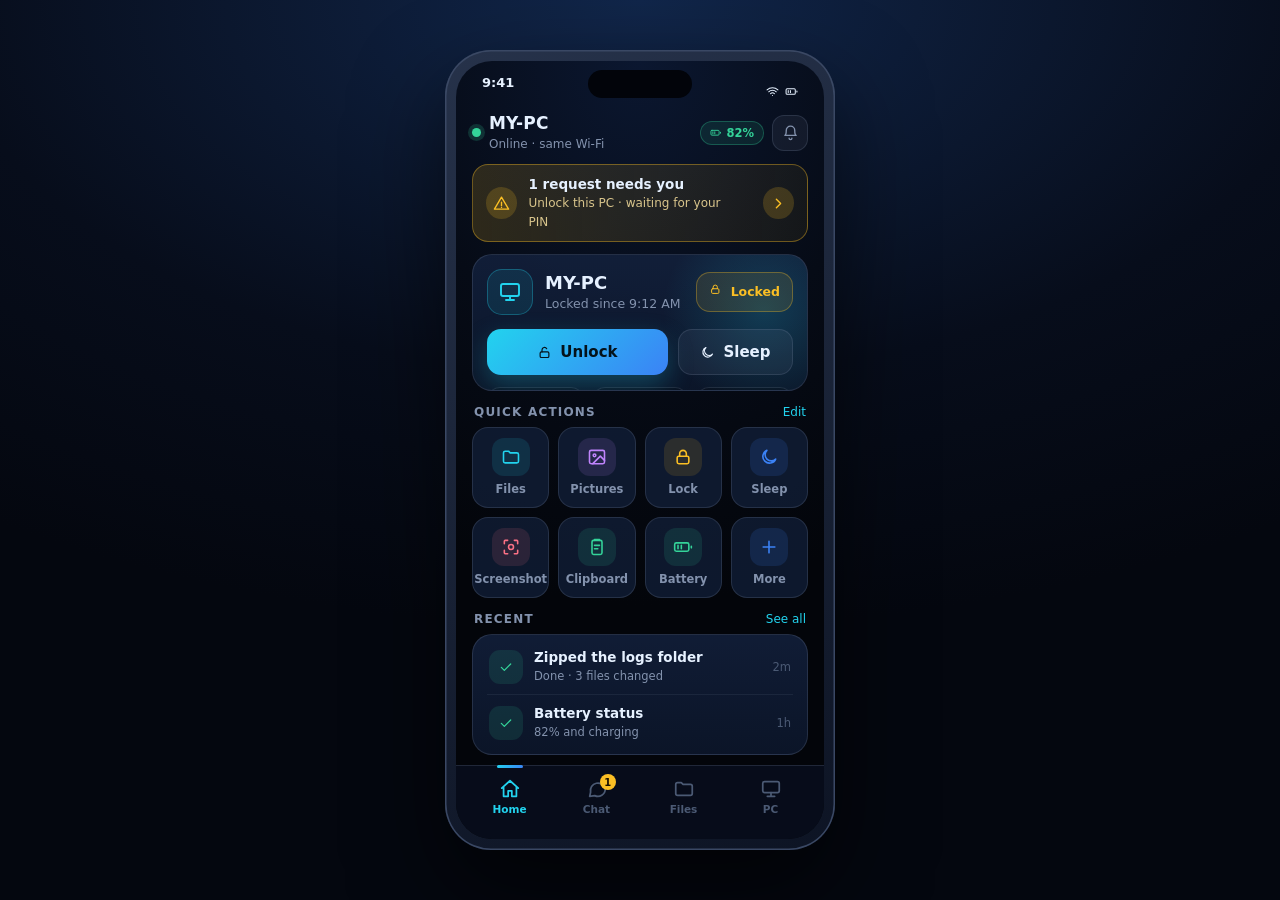
<file: docs/ui-mockups/mock.html>
<!doctype html>
<html lang="en">
<head>
<meta charset="utf-8">
<title>AccessFromPhone: design mock-ups</title>
<meta name="viewport" content="width=device-width, initial-scale=1">
<style>
  :root {
    --bg: #060b16; --bg2: #0b1730; --surface: #0f1a30; --surface2: #13213d; --field: #0a1428;
    --text: #e6f1ff; --muted: #8392ad; --faint: #4b5a74; --line: rgba(124,138,165,.22);
    --a1: #22d3ee; --a2: #3b82f6; --ok: #34d399; --warn: #fbbf24; --bad: #f87171;
    --grad: linear-gradient(135deg, var(--a1), var(--a2));
    --font: ui-sans-serif, system-ui, -apple-system, "Segoe UI", Roboto, sans-serif;
  }
  * { box-sizing: border-box; margin: 0; }
  body { font-family: var(--font); color: var(--text); background: radial-gradient(90% 70% at 50% 0%, #11264a 0%, #070d1b 60%, #04070f 100%); min-height: 100vh; display: grid; place-items: center; padding: 28px; }
  svg { width: 1em; height: 1em; fill: none; stroke: currentColor; stroke-width: 1.9; stroke-linecap: round; stroke-linejoin: round; flex: none; }
  .ic { display: inline-grid; place-items: center; }

  /* ---------- the phone ---------- */
  .phone { width: 390px; height: 800px; border-radius: 46px; padding: 11px; background: linear-gradient(160deg, #26324a, #0d1424); box-shadow: 0 40px 90px rgba(0,0,0,.6), inset 0 0 0 1.5px #3a4864; }
  .screen { position: relative; height: 100%; border-radius: 36px; overflow: hidden; background: radial-gradient(120% 70% at 50% 0%, var(--bg2) 0%, var(--bg) 55%, #03050a 100%); display: flex; flex-direction: column; }
  .notch { position: absolute; top: 9px; left: 50%; translate: -50% 0; width: 104px; height: 28px; border-radius: 20px; background: #02040a; z-index: 5; }
  .statusbar { height: 46px; padding: 14px 26px 0; display: flex; justify-content: space-between; font-size: 13px; font-weight: 700; flex: none; }
  .statusbar span:last-child { display: flex; gap: 6px; align-items: center; }
  .scroll { flex: 1; min-height: 0; overflow: hidden; padding: 6px 16px 10px; display: flex; flex-direction: column; gap: 12px; }

  .strip { display: flex; align-items: center; gap: 8px; }
  .dot { width: 9px; height: 9px; border-radius: 50%; background: var(--ok); box-shadow: 0 0 0 4px rgba(52,211,153,.18); }
  .strip b { font-size: 17px; letter-spacing: .01em; }
  .strip small { color: var(--muted); font-size: 12px; }
  .grow { flex: 1; }
  .chip { display: inline-flex; align-items: center; gap: 5px; padding: 4px 9px; border-radius: 999px; font-size: 11.5px; font-weight: 600; background: rgba(124,138,165,.12); border: 1px solid var(--line); color: var(--muted); }
  .chip.ok { color: var(--ok); background: rgba(52,211,153,.1); border-color: rgba(52,211,153,.3); }
  .chip.warn { color: var(--warn); background: rgba(251,191,36,.1); border-color: rgba(251,191,36,.32); }
  .chip.bad { color: var(--bad); background: rgba(248,113,113,.1); border-color: rgba(248,113,113,.3); }
  .iconbtn { width: 36px; height: 36px; border-radius: 12px; display: grid; place-items: center; background: rgba(124,138,165,.1); border: 1px solid var(--line); color: var(--muted); font-size: 17px; }

  .banner { display: flex; align-items: center; gap: 11px; padding: 11px 13px; border-radius: 16px; background: linear-gradient(90deg, rgba(251,191,36,.16), rgba(251,191,36,.06)); border: 1px solid rgba(251,191,36,.38); }
  .banner .ic { width: 32px; height: 32px; border-radius: 50%; background: rgba(251,191,36,.18); color: var(--warn); font-size: 17px; }
  .banner b { display: block; font-size: 13.5px; } .banner span { font-size: 12px; color: #d9c58c; }

  .card { border-radius: 20px; padding: 14px; background: linear-gradient(180deg, rgba(19,33,61,.86), rgba(13,24,45,.86)); border: 1px solid var(--line); }
  .pc { position: relative; overflow: hidden; }
  .pc::before { content: ""; position: absolute; inset: -40% -20% auto auto; width: 220px; height: 220px; background: radial-gradient(circle, rgba(34,211,238,.18), transparent 65%); }
  .pc-top { display: flex; align-items: center; gap: 12px; position: relative; }
  .pcicon { width: 46px; height: 46px; border-radius: 15px; display: grid; place-items: center; font-size: 24px; color: var(--a1); background: rgba(34,211,238,.1); border: 1px solid rgba(34,211,238,.3); }
  .pc-top b { font-size: 18px; display: block; } .pc-top small { color: var(--muted); font-size: 12.5px; }
  .btns { display: flex; gap: 10px; margin-top: 14px; position: relative; }
  .btn { flex: 1; height: 46px; border-radius: 14px; display: flex; align-items: center; justify-content: center; gap: 8px; font-weight: 700; font-size: 15px; border: 1px solid var(--line); background: rgba(124,138,165,.1); color: var(--text); }
  .btn.primary { flex: 1.6; background: var(--grad); color: #04121a; border: 0; box-shadow: 0 10px 26px rgba(34,211,238,.25); }
  .btn.ghost { background: transparent; }
  .tiles { display: grid; grid-template-columns: repeat(3, 1fr); gap: 8px; margin-top: 12px; }
  .tile { border-radius: 13px; padding: 8px 10px; background: rgba(6,12,24,.5); border: 1px solid var(--line); }
  .tile small { color: var(--muted); font-size: 10.5px; display: block; } .tile b { font-size: 14px; }
  .bar { height: 4px; border-radius: 4px; background: rgba(124,138,165,.2); margin-top: 6px; overflow: hidden; } .bar i { display: block; height: 100%; background: var(--grad); }

  .sect { display: flex; justify-content: space-between; align-items: baseline; margin: 2px 2px -4px; }
  .sect b { font-size: 12px; letter-spacing: .1em; text-transform: uppercase; color: var(--muted); } .sect a { font-size: 12px; color: var(--a1); }
  .grid { display: grid; grid-template-columns: repeat(4, 1fr); gap: 9px; }
  .qa { aspect-ratio: 1 / 1.05; border-radius: 16px; display: grid; place-items: center; align-content: center; gap: 6px; background: rgba(19,33,61,.7); border: 1px solid var(--line); font-size: 11.5px; color: var(--muted); font-weight: 600; }
  .qa .ic { width: 38px; height: 38px; border-radius: 12px; font-size: 20px; }
  .qa.c1 .ic { color: var(--a1); background: rgba(34,211,238,.12); } .qa.c2 .ic { color: #c084fc; background: rgba(192,132,252,.13); }
  .qa.c3 .ic { color: var(--warn); background: rgba(251,191,36,.12); } .qa.c4 .ic { color: var(--ok); background: rgba(52,211,153,.12); }
  .qa.c5 .ic { color: #fb7185; background: rgba(251,113,133,.12); } .qa.c6 .ic { color: var(--a2); background: rgba(59,130,246,.14); }

  .row { display: flex; align-items: center; gap: 11px; padding: 10px 2px; border-bottom: 1px solid rgba(124,138,165,.12); }
  .row:last-child { border: 0; }
  .row .ic { width: 34px; height: 34px; border-radius: 11px; background: rgba(52,211,153,.12); color: var(--ok); font-size: 16px; }
  .row b { font-size: 13.5px; display: block; font-weight: 600; } .row small { color: var(--muted); font-size: 11.5px; }
  .row time { color: var(--faint); font-size: 11.5px; }

  .tabs { flex: none; display: grid; grid-template-columns: repeat(4, 1fr); padding: 8px 10px 20px; background: rgba(8,14,28,.92); border-top: 1px solid var(--line); }
  .tab { display: grid; justify-items: center; gap: 3px; font-size: 10.5px; font-weight: 600; color: var(--faint); padding: 4px 0; position: relative; }
  .tab .ic { font-size: 22px; } .tab.on { color: var(--a1); }
  .tab.on::before { content: ""; position: absolute; top: -9px; width: 26px; height: 3px; border-radius: 3px; background: var(--grad); }
  .tab em { position: absolute; top: 0; right: 28%; min-width: 16px; height: 16px; padding: 0 4px; border-radius: 9px; background: var(--warn); color: #1a1202; font-size: 10px; font-style: normal; display: grid; place-items: center; }

  /* checklist */
  .check { display: flex; align-items: center; gap: 12px; padding: 9px 0; }
  .check .mark { width: 26px; height: 26px; border-radius: 50%; display: grid; place-items: center; font-size: 14px; border: 1.5px solid var(--faint); color: transparent; }
  .check.done .mark { background: var(--ok); border-color: var(--ok); color: #04170f; }
  .check.next .mark { border-color: var(--a1); color: var(--a1); background: rgba(34,211,238,.1); }
  .check b { font-size: 14px; display: block; } .check small { color: var(--muted); font-size: 12px; }
  .check.done b { color: var(--muted); text-decoration: line-through; text-decoration-color: rgba(131,147,173,.5); }
  .progress { height: 6px; border-radius: 6px; background: rgba(124,138,165,.2); margin: 10px 0 4px; overflow: hidden; } .progress i { display: block; height: 100%; width: 50%; background: var(--grad); border-radius: 6px; }

  /* chat */
  .head { display: flex; align-items: center; gap: 10px; padding: 4px 16px 8px; flex: none; }
  .orb { width: 34px; height: 34px; border-radius: 50%; border: 3px solid var(--a1); border-right-color: transparent; position: relative; } .orb::after { content: ""; position: absolute; inset: 7px; border-radius: 50%; background: var(--grad); }
  .head b { font-size: 16px; }
  .me { align-self: flex-end; max-width: 78%; padding: 9px 14px; border-radius: 18px 18px 6px 18px; background: rgba(34,211,238,.1); border: 1px solid rgba(34,211,238,.34); font-size: 15px; }
  .me small { display: block; color: var(--muted); font-size: 10.5px; margin-top: 2px; text-align: right; }
  .bot { display: flex; gap: 10px; } .bot .av { width: 28px; height: 28px; border-radius: 50%; border: 2.5px solid var(--a1); border-right-color: transparent; flex: none; margin-top: 2px; }
  .bot .body { flex: 1; min-width: 0; display: grid; gap: 7px; } .bot .who { display: flex; gap: 8px; align-items: center; font-size: 13px; font-weight: 700; }
  .reply { border-left: 3px solid rgba(34,211,238,.35); padding: 2px 0 2px 11px; font-size: 14.5px; line-height: 1.45; }
  .plan { border-radius: 16px; padding: 12px; border: 1px solid rgba(34,211,238,.28); background: rgba(13,24,45,.7); font-size: 13px; }
  .plan .t { display: flex; gap: 8px; align-items: center; font-weight: 700; font-size: 13.5px; margin-bottom: 6px; }
  .chips { display: flex; gap: 8px; overflow: hidden; padding: 2px 16px 8px; flex: none; }
  .sugg { white-space: nowrap; padding: 8px 13px; border-radius: 999px; font-size: 13px; font-weight: 600; background: rgba(19,33,61,.9); border: 1px solid rgba(34,211,238,.28); color: var(--a1); display: inline-flex; gap: 6px; align-items: center; }
  .composer { margin: 0 14px 10px; border-radius: 26px; padding: 6px 6px 6px 8px; display: flex; align-items: center; gap: 8px; background: rgba(10,20,40,.9); border: 1px solid rgba(34,211,238,.32); flex: none; }
  .composer .round { width: 40px; height: 40px; border-radius: 50%; display: grid; place-items: center; font-size: 19px; background: rgba(34,211,238,.1); color: var(--a1); } .composer .round.send { background: var(--grad); color: #04121a; }
  .composer span.ph { flex: 1; color: var(--faint); font-size: 15px; }

  /* sheet */
  .dim { position: absolute; inset: 0; background: rgba(2,5,10,.62); backdrop-filter: blur(2px); z-index: 3; }
  .sheet { position: absolute; left: 0; right: 0; bottom: 0; z-index: 4; border-radius: 28px 28px 0 0; padding: 10px 18px 26px; background: linear-gradient(180deg, #14233f, #0c172c); border-top: 1px solid rgba(34,211,238,.3); box-shadow: 0 -20px 50px rgba(0,0,0,.5); }
  .grab { width: 44px; height: 5px; border-radius: 5px; background: rgba(124,138,165,.4); margin: 0 auto 14px; }
  .sheet h3 { font-size: 20px; display: flex; gap: 10px; align-items: center; } .sheet h3 .ic { width: 38px; height: 38px; border-radius: 12px; color: var(--warn); background: rgba(251,191,36,.14); font-size: 20px; }
  .sheet p.lead { color: var(--muted); font-size: 13.5px; margin: 8px 0 12px; line-height: 1.45; }
  .warn { display: flex; gap: 9px; align-items: flex-start; padding: 10px 12px; border-radius: 14px; font-size: 12.5px; color: #e9d596; background: rgba(251,191,36,.09); border: 1px solid rgba(251,191,36,.3); line-height: 1.4; }
  .pin { display: flex; justify-content: center; gap: 10px; margin: 16px 0 6px; }
  .pin i { width: 40px; height: 48px; border-radius: 13px; background: var(--field); border: 1px solid var(--line); display: grid; place-items: center; font-style: normal; font-size: 22px; color: var(--text); }
  .pin i.on { border-color: var(--a1); box-shadow: 0 0 0 3px rgba(34,211,238,.16); }
  .pinhint { text-align: center; color: var(--muted); font-size: 12px; margin-bottom: 14px; }
  .sheet .btns { margin-top: 0; }

  /* ---------- the desktop window ---------- */
  .win { width: 1240px; height: 780px; border-radius: 14px; overflow: hidden; background: var(--bg); box-shadow: 0 40px 100px rgba(0,0,0,.65), 0 0 0 1px #2a3652; display: flex; flex-direction: column; }
  .title { height: 38px; flex: none; display: flex; align-items: center; gap: 8px; padding: 0 14px; background: #0a1224; border-bottom: 1px solid var(--line); font-size: 12.5px; color: var(--muted); }
  .title i { width: 12px; height: 12px; border-radius: 50%; } .title .grow { text-align: center; }
  .deskbody { flex: 1; min-height: 0; display: grid; grid-template-columns: 232px 1fr; background: radial-gradient(100% 60% at 60% 0%, var(--bg2) 0%, var(--bg) 60%); }
  .rail { padding: 18px 12px; border-right: 1px solid var(--line); background: rgba(6,11,22,.7); display: flex; flex-direction: column; gap: 4px; }
  .brand { display: flex; gap: 10px; align-items: center; padding: 4px 8px 16px; font-weight: 800; letter-spacing: .2em; font-size: 14px; background: none; }
  .brand b { background: var(--grad); -webkit-background-clip: text; background-clip: text; color: transparent; }
  .nav { display: flex; align-items: center; gap: 12px; padding: 10px 12px; border-radius: 12px; font-size: 14px; font-weight: 600; color: var(--muted); }
  .nav .ic { font-size: 18px; } .nav.on { color: var(--text); background: rgba(34,211,238,.1); box-shadow: inset 3px 0 0 var(--a1); } .nav em { margin-left: auto; font-style: normal; font-size: 11px; padding: 2px 7px; border-radius: 9px; background: var(--warn); color: #1a1202; }
  .rail .me2 { margin-top: auto; display: flex; gap: 10px; align-items: center; padding: 10px; border-radius: 14px; background: rgba(19,33,61,.6); border: 1px solid var(--line); font-size: 13px; }
  .rail .me2 .av { width: 32px; height: 32px; border-radius: 50%; background: var(--grad); display: grid; place-items: center; color: #04121a; font-weight: 800; }
  .main { padding: 22px 26px; overflow: hidden; display: grid; gap: 16px; align-content: start; }
  .hello { display: flex; align-items: center; gap: 14px; } .hello h1 { font-size: 24px; } .hello p { color: var(--muted); font-size: 13.5px; margin-top: 2px; }
  .cols { display: grid; grid-template-columns: 1.15fr 1fr 300px; gap: 16px; align-items: start; }
  .stack { display: grid; gap: 16px; }
  .card h2 { font-size: 15px; display: flex; align-items: center; gap: 9px; margin-bottom: 10px; } .card h2 .ic { color: var(--a1); font-size: 17px; } .card h2 .chip { margin-left: auto; }
  .dev { display: flex; align-items: center; gap: 11px; padding: 10px; border-radius: 14px; background: rgba(6,12,24,.45); border: 1px solid var(--line); margin-top: 8px; }
  .dev .ic { width: 38px; height: 38px; border-radius: 12px; background: rgba(34,211,238,.1); color: var(--a1); font-size: 19px; } .dev b { font-size: 14px; display: block; } .dev small { color: var(--muted); font-size: 12px; }
  .meta { color: var(--muted); font-size: 13px; line-height: 1.5; }
  .qr { width: 188px; height: 188px; margin: 6px auto 10px; border-radius: 16px; background: #fff; padding: 12px; display: grid; grid-template-columns: repeat(21, 1fr); gap: 0; }
  .qr i { background: #0b1220; } .qr i.w { background: #fff; }
  .code { text-align: center; font-family: ui-monospace, Consolas, monospace; font-size: 22px; letter-spacing: .2em; font-weight: 700; color: var(--a1); }
  .wide { grid-column: 1 / -1; }
  .stat { display: flex; gap: 12px; } .stat .tile { flex: 1; }
</style>
</head>
<body>
<svg width="0" height="0" style="position:absolute" aria-hidden="true">
  <defs>
    <symbol id="home" viewBox="0 0 24 24"><path d="M3 11 12 3l9 8M5 10v10h5v-6h4v6h5V10"/></symbol>
    <symbol id="chat" viewBox="0 0 24 24"><path d="M21 12a8 8 0 0 1-11.5 7.2L4 20l1-4.5A8 8 0 1 1 21 12z"/></symbol>
    <symbol id="folder" viewBox="0 0 24 24"><path d="M3 7a2 2 0 0 1 2-2h4l2 2h8a2 2 0 0 1 2 2v8a2 2 0 0 1-2 2H5a2 2 0 0 1-2-2z"/></symbol>
    <symbol id="pc" viewBox="0 0 24 24"><rect x="3" y="4" width="18" height="12" rx="2"/><path d="M8 20h8M12 16v4"/></symbol>
    <symbol id="lock" viewBox="0 0 24 24"><rect x="5" y="11" width="14" height="9" rx="2"/><path d="M8 11V8a4 4 0 0 1 8 0v3"/></symbol>
    <symbol id="unlock" viewBox="0 0 24 24"><rect x="5" y="11" width="14" height="9" rx="2"/><path d="M8 11V8a4 4 0 0 1 7.5-2"/></symbol>
    <symbol id="image" viewBox="0 0 24 24"><rect x="3" y="4" width="18" height="16" rx="2"/><circle cx="9" cy="10" r="1.6"/><path d="m21 16-5-5-9 9"/></symbol>
    <symbol id="power" viewBox="0 0 24 24"><path d="M12 3v9M6.3 6.7a8 8 0 1 0 11.4 0"/></symbol>
    <symbol id="moon" viewBox="0 0 24 24"><path d="M20 14.5A8 8 0 1 1 9.5 4a6.5 6.5 0 0 0 10.5 10.5z"/></symbol>
    <symbol id="battery" viewBox="0 0 24 24"><rect x="2" y="7" width="17" height="10" rx="2"/><path d="M22 11v2M6 10v4M10 10v4"/></symbol>
    <symbol id="wifi" viewBox="0 0 24 24"><path d="M2 9a15 15 0 0 1 20 0M5 12.5a10 10 0 0 1 14 0M8.5 16a5 5 0 0 1 7 0M12 19.5h.01"/></symbol>
    <symbol id="bell" viewBox="0 0 24 24"><path d="M6 9a6 6 0 0 1 12 0c0 6 2 7 2 7H4s2-1 2-7M10 20a2 2 0 0 0 4 0"/></symbol>
    <symbol id="check" viewBox="0 0 24 24"><path d="m5 12.5 4.5 4.5L19 7.5"/></symbol>
    <symbol id="alert" viewBox="0 0 24 24"><path d="M12 3 2 20h20zM12 10v5M12 17.5h.01"/></symbol>
    <symbol id="mic" viewBox="0 0 24 24"><rect x="9" y="3" width="6" height="12" rx="3"/><path d="M5 11a7 7 0 0 0 14 0M12 18v3"/></symbol>
    <symbol id="send" viewBox="0 0 24 24"><path d="M12 19V5M6 11l6-6 6 6"/></symbol>
    <symbol id="gear" viewBox="0 0 24 24"><circle cx="12" cy="12" r="3"/><path d="M19 12a7 7 0 0 0-.1-1.3l2-1.5-2-3.4-2.3 1a7 7 0 0 0-2.2-1.3L14 3h-4l-.4 2.5a7 7 0 0 0-2.2 1.3l-2.3-1-2 3.4 2 1.5A7 7 0 0 0 5 12c0 .4 0 .9.1 1.3l-2 1.5 2 3.4 2.3-1a7 7 0 0 0 2.2 1.3L10 21h4l.4-2.5a7 7 0 0 0 2.2-1.3l2.3 1 2-3.4-2-1.5c.1-.4.1-.9.1-1.3z"/></symbol>
    <symbol id="phone" viewBox="0 0 24 24"><rect x="7" y="2" width="10" height="20" rx="2.5"/><path d="M11 18.5h2"/></symbol>
    <symbol id="activity" viewBox="0 0 24 24"><path d="M3 12h4l3-8 4 16 3-8h4"/></symbol>
    <symbol id="shot" viewBox="0 0 24 24"><path d="M4 8V5a1 1 0 0 1 1-1h3M16 4h3a1 1 0 0 1 1 1v3M20 16v3a1 1 0 0 1-1 1h-3M8 20H5a1 1 0 0 1-1-1v-3"/><circle cx="12" cy="12" r="3"/></symbol>
    <symbol id="clip" viewBox="0 0 24 24"><rect x="6" y="4" width="12" height="17" rx="2"/><path d="M9 4V3h6v1M9 10h6M9 14h4"/></symbol>
    <symbol id="grid" viewBox="0 0 24 24"><rect x="3" y="3" width="7" height="7" rx="1.5"/><rect x="14" y="3" width="7" height="7" rx="1.5"/><rect x="3" y="14" width="7" height="7" rx="1.5"/><rect x="14" y="14" width="7" height="7" rx="1.5"/></symbol>
    <symbol id="shield" viewBox="0 0 24 24"><path d="M12 3 4 6v6c0 5 3.4 8 8 9 4.6-1 8-4 8-9V6z"/><path d="m9 12 2 2 4-4"/></symbol>
    <symbol id="globe" viewBox="0 0 24 24"><circle cx="12" cy="12" r="9"/><path d="M3 12h18M12 3a14 14 0 0 1 0 18M12 3a14 14 0 0 0 0 18"/></symbol>
    <symbol id="plus" viewBox="0 0 24 24"><path d="M12 5v14M5 12h14"/></symbol>
    <symbol id="chev" viewBox="0 0 24 24"><path d="m9 6 6 6-6 6"/></symbol>
  </defs>
</svg>
<div id="stage"></div>
<script>
  const I = (n, extra = "") => `<span class="ic ${extra}"><svg viewBox="0 0 24 24"><use href="#${n}"/></svg></span>`;
  const status = `<div class="statusbar"><span>9:41</span><span>${I("wifi")}${I("battery")}</span></div><div class="notch"></div>`;
  const tabs = (on, badge) => `<nav class="tabs">${[["home", "Home"], ["chat", "Chat"], ["folder", "Files"], ["pc", "PC"]]
    .map(([n, l]) => `<div class="tab ${on === l ? "on" : ""}">${I(n)}<span>${l}</span>${l === "Chat" && badge ? `<em>${badge}</em>` : ""}</div>`).join("")}</nav>`;
  const phone = (inner) => `<div class="phone"><div class="screen">${status}${inner}</div></div>`;
  const strip = `<div class="strip"><span class="dot"></span><div><b>MY-PC</b><br><small>Online · same Wi-Fi</small></div><div class="grow"></div>
      <span class="chip ok">${I("battery")} 82%</span><div class="iconbtn">${I("bell")}</div></div>`;

  const screens = {
    home: () => phone(`<div class="scroll">${strip}
      <div class="banner">${I("alert")}<div><b>1 request needs you</b><span>Unlock this PC · waiting for your PIN</span></div><div class="grow"></div>${I("chev")}</div>
      <div class="card pc"><div class="pc-top"><div class="pcicon">${I("pc")}</div><div class="grow"><b>MY-PC</b><small>Locked since 9:12 AM</small></div><span class="chip warn">${I("lock")} Locked</span></div>
        <div class="btns"><div class="btn primary">${I("unlock")} Unlock</div><div class="btn">${I("moon")} Sleep</div></div>
        <div class="tiles"><div class="tile"><small>CPU</small><b>24%</b><div class="bar"><i style="width:24%"></i></div></div>
          <div class="tile"><small>Memory</small><b>61%</b><div class="bar"><i style="width:61%"></i></div></div>
          <div class="tile"><small>Disk free</small><b>112 GB</b><div class="bar"><i style="width:38%"></i></div></div></div></div>
      <div class="sect"><b>Quick actions</b><a>Edit</a></div>
      <div class="grid">${[["folder", "Files", 1], ["image", "Pictures", 2], ["lock", "Lock", 3], ["moon", "Sleep", 6], ["shot", "Screenshot", 5], ["clip", "Clipboard", 4], ["battery", "Battery", 4], ["plus", "More", 6]]
        .map(([n, l, c]) => `<div class="qa c${c}">${I(n)}<span>${l}</span></div>`).join("")}</div>
      <div class="sect"><b>Recent</b><a>See all</a></div>
      <div class="card" style="padding:4px 14px"><div class="row">${I("check")}<div class="grow"><b>Zipped the logs folder</b><small>Done · 3 files changed</small></div><time>2m</time></div>
        <div class="row">${I("check")}<div class="grow"><b>Battery status</b><small>82% and charging</small></div><time>1h</time></div></div>
    </div>${tabs("Home", 1)}`),

    first: () => phone(`<div class="scroll">${strip}
      <div class="card"><div style="display:flex;align-items:center;gap:10px"><b style="font-size:17px">Get set up</b><div class="grow"></div><span class="chip ok">2 of 4 done</span></div>
        <div class="progress"><i></i></div>
        <div class="check done"><span class="mark">${I("check")}</span><div><b>Connect your phone</b><small>Paired as Afza’s phone</small></div></div>
        <div class="check done"><span class="mark">${I("check")}</span><div><b>Allow a folder</b><small>Documents · read only</small></div></div>
        <div class="check next"><span class="mark">${I("plus")}</span><div class="grow"><b>Turn on notifications</b><small>Know when a request needs you</small></div><span class="chip" style="color:var(--a1);border-color:rgba(34,211,238,.4)">Turn on</span></div>
        <div class="check"><span class="mark"></span><div class="grow"><b>Set up unlocking</b><small>Unlock this PC from your phone</small></div><span class="chip" style="color:var(--a1);border-color:rgba(34,211,238,.4)">Set up</span></div></div>
      <div class="card pc"><div class="pc-top"><div class="pcicon">${I("pc")}</div><div class="grow"><b>MY-PC</b><small>Unlocked · screen on</small></div><span class="chip ok">${I("check")} Ready</span></div>
        <div class="btns"><div class="btn primary">${I("lock")} Lock</div><div class="btn">${I("moon")} Sleep</div></div></div>
      <div class="sect"><b>Quick actions</b><a>Edit</a></div>
      <div class="grid">${[["folder", "Files", 1], ["image", "Pictures", 2], ["shot", "Screenshot", 5], ["plus", "More", 6]].map(([n, l, c]) => `<div class="qa c${c}">${I(n)}<span>${l}</span></div>`).join("")}</div>
    </div>${tabs("Home")}`),

    chat: () => phone(`<div class="head"><div class="orb"></div><b>Unlock my PC</b><div class="grow"></div><div class="iconbtn">${I("gear")}</div></div>
      <div class="scroll" style="gap:14px;justify-content:flex-end">
        <div class="me">unlock my PC<small>9:12 AM</small></div>
        <div class="bot"><div class="av"></div><div class="body"><div class="who">Access <span class="chip ok">Done</span></div>
          <div class="reply">The PC is unlocked.</div>
          <div class="plan"><div class="t">${I("check")} What I did</div><span style="color:var(--muted)">Typed your saved sign-in at the lock screen · 2 s</span></div></div></div>
        <div class="me">what's in Downloads<small>9:20 AM</small></div>
        <div class="bot"><div class="av"></div><div class="body"><div class="who">Access <span class="chip ok">Done</span></div>
          <div class="reply">12 files · 4 folders. The newest is <b>invoice-nov.pdf</b>.</div>
          <div class="btns" style="margin:0"><div class="btn primary" style="height:42px;font-size:14px">${I("folder")} Browse this folder</div></div></div></div>
      </div>
      <div class="chips"><span class="sugg">${I("unlock")} Unlock my PC</span><span class="sugg">${I("lock")} Lock my PC</span><span class="sugg">${I("folder")} Open Downloads</span><span class="sugg">${I("battery")} Battery</span></div>
      <div class="composer"><div class="round">${I("mic")}</div><span class="ph">Message your PC…</span><div class="round send">${I("send")}</div></div>${tabs("Chat")}`),

    sheet: () => phone(`<div class="head"><div class="orb"></div><b>Unlock my PC</b></div>
      <div class="scroll"><div class="me">unlock my PC<small>9:12 AM</small></div>
        <div class="bot"><div class="av"></div><div class="body"><div class="who">Access <span class="chip warn">Needs your approval</span></div></div></div></div>
      <div class="dim"></div>
      <div class="sheet"><div class="grab"></div>
        <h3>${I("lock")} Unlock this PC</h3>
        <p class="lead">Your PC’s saved Windows sign-in will be typed at its lock screen. Type your unlock PIN to allow it.</p>
        <div class="warn">${I("shield")}<span>Only you can do this. Three wrong PINs pause it for ten minutes.</span></div>
        <div class="pin"><i class="on">•</i><i>•</i><i>•</i><i>•</i><i></i><i></i></div>
        <div class="pinhint">Unlock PIN · 6 to 32 characters</div>
        <div class="btns"><div class="btn ghost">Reject</div><div class="btn primary">${I("check")} Approve</div></div></div>`),

    desk: () => {
      const qr = Array.from({ length: 441 }, (_, i) => { const x = i % 21, y = Math.floor(i / 21); const finder = (x < 7 && y < 7) || (x > 13 && y < 7) || (x < 7 && y > 13);
        const ring = finder && ((x % 14 === 0 || x % 14 === 6 || y % 14 === 0 || y % 14 === 6) || ((x % 14) > 1 && (x % 14) < 5 && (y % 14) > 1 && (y % 14) < 5));
        const on = finder ? ring : ((x * 7 + y * 13 + (x ^ y) * 3) % 5 < 2); return `<i class="${on ? "" : "w"}"></i>`; }).join("");
      return `<div class="win"><div class="title"><i style="background:#ff5f57"></i><i style="background:#febc2e"></i><i style="background:#28c840"></i><div class="grow">AccessFromPhone · MY-PC</div></div>
      <div class="deskbody"><aside class="rail"><div class="brand">${I("pc")}<b>ACCESS</b></div>
        ${[["home", "Overview", 1], ["phone", "Phones"], ["unlock", "Unlock"], ["globe", "Connection"], ["activity", "Activity", 0, 2], ["gear", "Settings"]]
          .map(([n, l, on, badge]) => `<div class="nav ${on ? "on" : ""}">${I(n)}<span>${l}</span>${badge ? `<em>${badge}</em>` : ""}</div>`).join("")}
        <div class="me2"><div class="av">A</div><div><b style="display:block">Afza</b><small style="color:var(--muted)">Owner · signed in</small></div></div></aside>
        <main class="main"><div class="hello"><div class="pcicon">${I("pc")}</div><div class="grow"><h1>Good evening, Afza</h1><p>MY-PC is online · 2 phones paired · nothing needs you right now</p></div>
          <span class="chip ok">${I("check")} All systems ready</span></div>
          <div class="stat"><div class="tile"><small>CPU</small><b>24%</b><div class="bar"><i style="width:24%"></i></div></div><div class="tile"><small>Memory</small><b>61%</b><div class="bar"><i style="width:61%"></i></div></div>
            <div class="tile"><small>Disk free</small><b>112 GB</b><div class="bar"><i style="width:38%"></i></div></div><div class="tile"><small>Battery</small><b>82% · charging</b><div class="bar"><i style="width:82%"></i></div></div></div>
          <div class="cols">
            <div class="stack">
              <section class="card"><h2>${I("phone")} Your phones <span class="chip ok">2 online</span></h2>
                <div class="dev">${I("phone")}<div class="grow"><b>Afza’s phone</b><small>Online · 10.13.244.31</small></div><span class="chip ok">Online</span></div>
                <div class="dev">${I("phone")}<div class="grow"><b>Tablet</b><small>Seen 2 days ago</small></div><span class="chip">Allowed</span></div></section>
              <section class="card"><h2>${I("activity")} Recent activity <span class="chip">Today</span></h2>
                <div class="row">${I("check")}<div class="grow"><b>Unlocked from Afza’s phone</b><small>Approved with PIN · 9:12 AM</small></div></div>
                <div class="row">${I("check")}<div class="grow"><b>Browsed Downloads</b><small>Read only · 9:20 AM</small></div></div></section></div>
            <div class="stack">
              <section class="card"><h2>${I("unlock")} Unlock from phone <span class="chip ok">On</span></h2>
                <p class="meta">Saved sign-in: <b style="color:var(--text)">Windows Hello PIN</b>. This PC is unlocked right now.</p>
                <div class="btns" style="margin-top:12px"><div class="btn" style="height:38px;font-size:13px">${I("power")} Switch off</div><div class="btn" style="height:38px;font-size:13px;color:var(--bad)">Remove</div></div></section>
              <section class="card"><h2>${I("globe")} How phones reach this PC</h2>
                <div class="dev">${I("wifi")}<div class="grow"><b>Same Wi-Fi</b><small>https://10.13.244.14:8765</small></div><span class="chip ok">Ready</span></div>
                <div class="dev">${I("globe")}<div class="grow"><b>Anywhere</b><small>Not set up yet</small></div><span class="chip">Set up</span></div></section></div>
            <section class="card"><h2>${I("plus")} Connect a phone</h2><div class="qr">${qr}</div><div class="code">K7M2 · 9QXP</div>
              <p class="meta" style="text-align:center;margin-top:8px">Scan with your phone’s camera. Expires in 1:42</p></section>
          </div></main></div></div>`;
    },
  };
  const which = new URLSearchParams(location.search).get("s") || "home";
  document.getElementById("stage").innerHTML = screens[which]();
</script>
</body>
</html>
</file>
